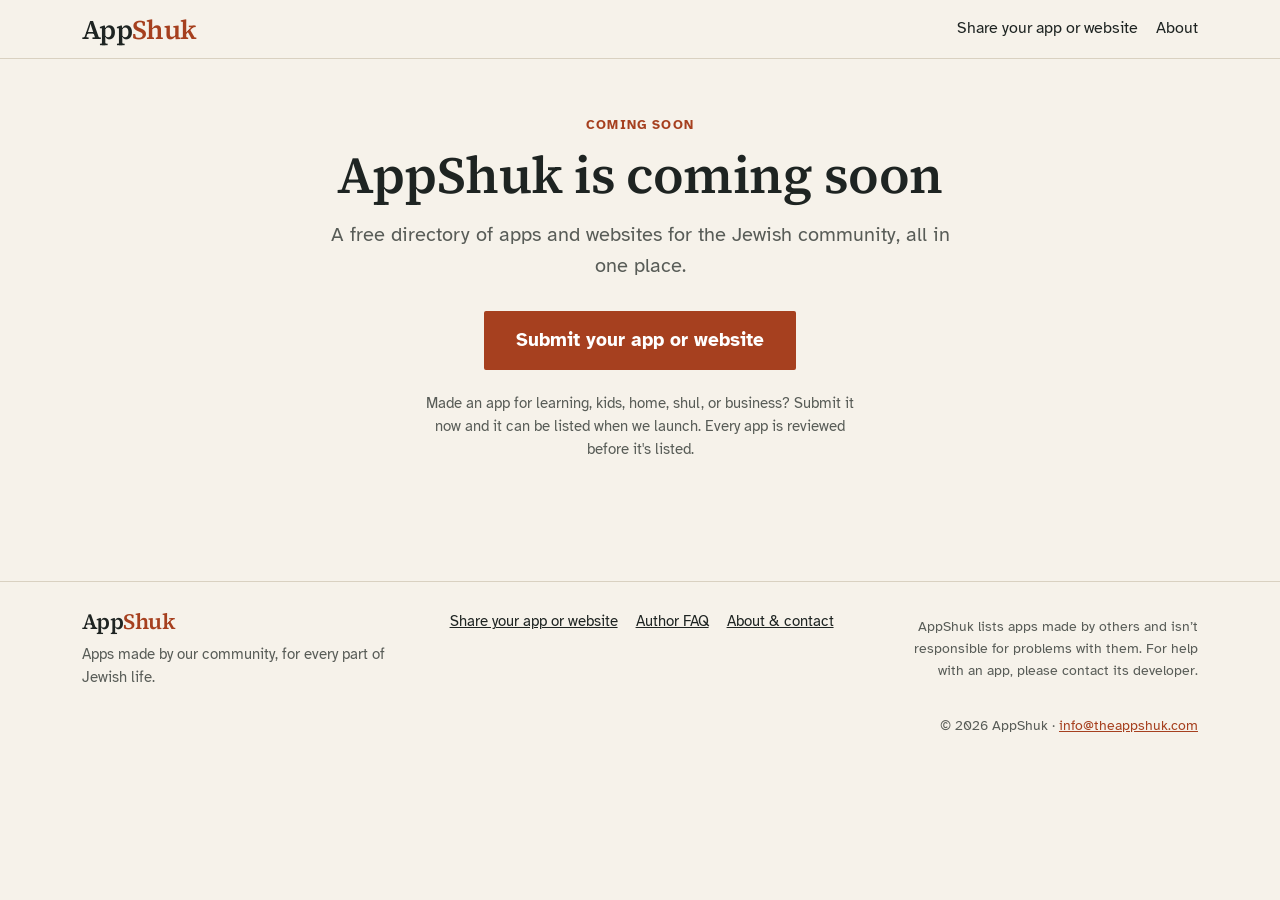
<file: index.html>
<!doctype html>
<html lang="en">
<head>
<meta charset="utf-8">
<meta name="viewport" content="width=device-width, initial-scale=1">
<title>Coming soon · AppShuk</title>
<meta name="description" content="AppShuk is coming soon: a free directory of apps and websites for the Jewish community. Makers can submit their apps and websites now and be listed at launch.">
<meta property="og:title" content="Coming soon · AppShuk">
<meta property="og:description" content="AppShuk is coming soon: a free directory of apps and websites for the Jewish community. Makers can submit their apps and websites now and be listed at launch.">
<meta property="og:type" content="website">
<meta name="theme-color" content="#F6F2EA">
<link rel="icon" href="favicon.svg" type="image/svg+xml">
<link rel="preload" href="fonts/source-serif-4-latin-600-normal.woff2" as="font" type="font/woff2" crossorigin>
<link rel="preload" href="fonts/atkinson-hyperlegible-latin-400-normal.woff2" as="font" type="font/woff2" crossorigin>
<link rel="stylesheet" href="styles.css">
<script>document.documentElement.className+=' js'</script>
</head>
<body data-root="" data-mode="coming-soon">
<a class="skip" href="#main">Skip to content</a>
<header class="site-head"><div class="wrap head-row">
  <a class="wordmark" href="" aria-label="AppShuk home">App<span>Shuk</span></a>
  <nav aria-label="Main"><a href="submit/">Share<span class="wide"> your app or website</span></a><a href="about/">About</a></nav>
  
</div></header>
<div class="demo-note" hidden><div class="wrap">Demo mode: 62 pretend apps are mixed in to test the layout. <a href="?demo=0">Turn off</a></div></div>
<main id="main">

<section class="wrap soon">
  <p class="soon-eyebrow">Coming soon</p>
  <h1>AppShuk is coming soon</h1>
  <p class="lead">A free directory of apps and websites for the Jewish community, all in one place.</p>
  <p class="soon-cta"><a class="btn btn-big" href="submit/">Submit your app or website</a></p>
  <p class="soon-note">Made an app for learning, kids, home, shul, or business? Submit it now and it can be listed when we launch. Every app is reviewed before it's listed.</p>
</section>

</main>
<footer class="site-foot"><div class="wrap foot-row">
  <div><a class="wordmark small" href="">App<span>Shuk</span></a>
  <p>Apps made by our community, for every part of Jewish life.</p></div>
  <nav aria-label="Footer"><a href="submit/">Share your app or website</a><a href="submit/#faq">Author FAQ</a><a href="about/">About &amp; contact</a></nav>
  <p class="copy">AppShuk lists apps made by others and isn’t responsible for problems with them. For help with an app, please contact its developer.</p>
  <p class="copy">© 2026 AppShuk · <a href="mailto:info@theappshuk.com">info@theappshuk.com</a></p>
</div></footer>
<script src="filters.js" defer></script>
<script src="script.js" defer></script>
</body>
</html>
</file>
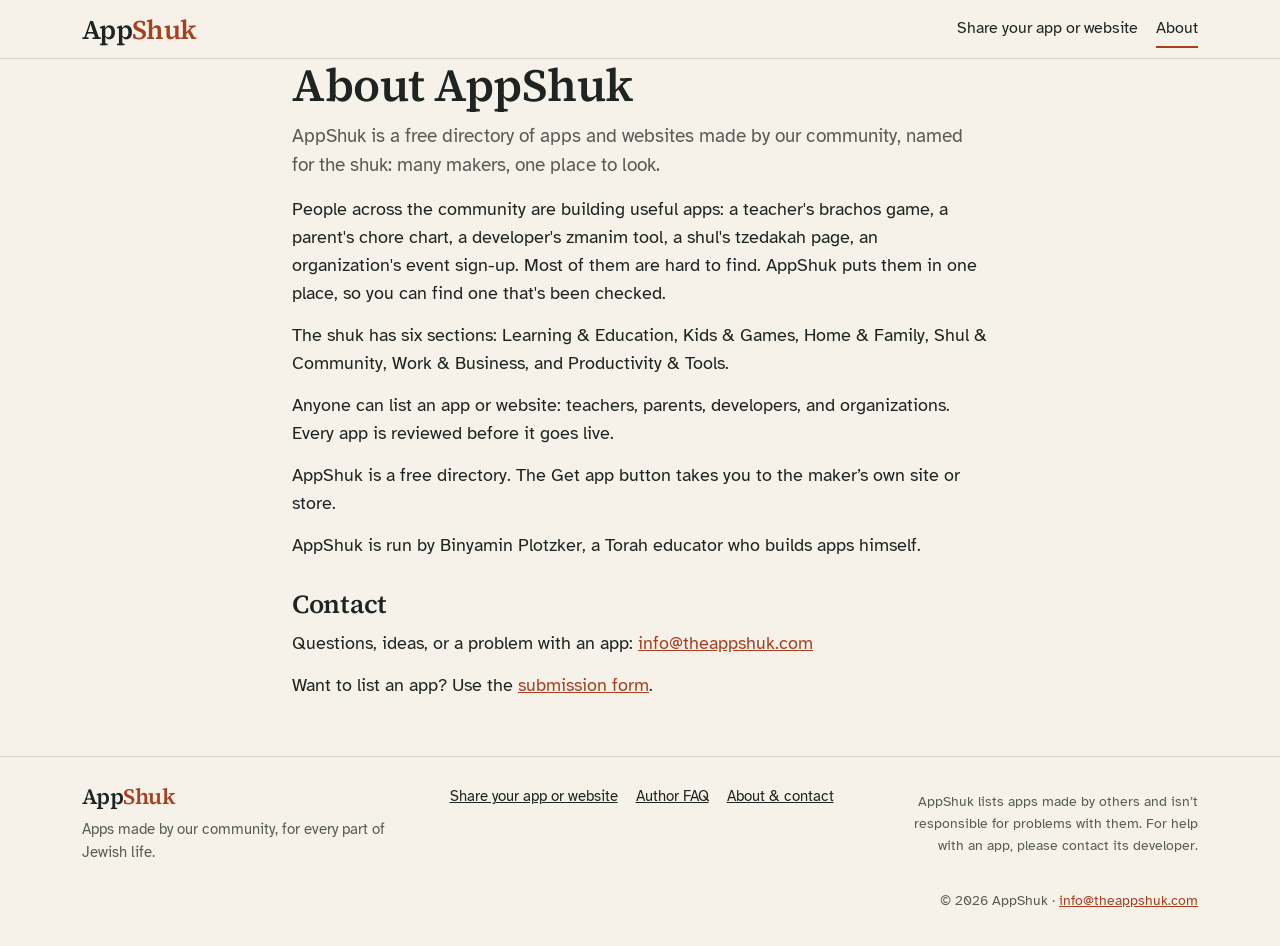
<file: about/index.html>
<!doctype html>
<html lang="en">
<head>
<meta charset="utf-8">
<meta name="viewport" content="width=device-width, initial-scale=1">
<title>About &amp; contact · AppShuk</title>
<meta name="description" content="What AppShuk is and how to reach us.">
<meta property="og:title" content="About &amp; contact · AppShuk">
<meta property="og:description" content="What AppShuk is and how to reach us.">
<meta property="og:type" content="website">
<meta name="theme-color" content="#F6F2EA">
<link rel="icon" href="../favicon.svg" type="image/svg+xml">
<link rel="preload" href="../fonts/source-serif-4-latin-600-normal.woff2" as="font" type="font/woff2" crossorigin>
<link rel="preload" href="../fonts/atkinson-hyperlegible-latin-400-normal.woff2" as="font" type="font/woff2" crossorigin>
<link rel="stylesheet" href="../styles.css">
<script>document.documentElement.className+=' js'</script>
</head>
<body data-root="../" data-mode="coming-soon">
<a class="skip" href="#main">Skip to content</a>
<header class="site-head"><div class="wrap head-row">
  <a class="wordmark" href="../" aria-label="AppShuk home">App<span>Shuk</span></a>
  <nav aria-label="Main"><a href="../submit/">Share<span class="wide"> your app or website</span></a><a href="../about/" aria-current="page">About</a></nav>
  
</div></header>
<div class="demo-note" hidden><div class="wrap">Demo mode: 62 pretend apps are mixed in to test the layout. <a href="?demo=0">Turn off</a></div></div>
<main id="main">

<section class="wrap page-head narrow"><h1>About AppShuk</h1>
<p class="lead">AppShuk is a free directory of apps and websites made by our community, named for the shuk: many makers, one place to look.</p>
<p>People across the community are building useful apps: a teacher's brachos game, a parent's chore chart, a developer's zmanim tool, a shul's tzedakah page, an organization's event sign-up. Most of them are hard to find. AppShuk puts them in one place, so you can find one that's been checked.</p>
<p>The shuk has six sections: Learning &amp; Education, Kids &amp; Games, Home &amp; Family, Shul &amp; Community, Work &amp; Business, and Productivity &amp; Tools.</p>
<p>Anyone can list an app or website: teachers, parents, developers, and organizations. Every app is reviewed before it goes live.</p>
<p>AppShuk is a free directory. The Get app button takes you to the maker’s own site or store.</p>
<p>AppShuk is run by Binyamin Plotzker, a Torah educator who builds apps himself.</p>
<h2 id="contact">Contact</h2>
<p>Questions, ideas, or a problem with an app: <a href="mailto:info@theappshuk.com">info@theappshuk.com</a></p>
<p>Want to list an app? Use the <a href="../submit/">submission form</a>.</p>
</section>
</main>
<footer class="site-foot"><div class="wrap foot-row">
  <div><a class="wordmark small" href="../">App<span>Shuk</span></a>
  <p>Apps made by our community, for every part of Jewish life.</p></div>
  <nav aria-label="Footer"><a href="../submit/">Share your app or website</a><a href="../submit/#faq">Author FAQ</a><a href="../about/">About &amp; contact</a></nav>
  <p class="copy">AppShuk lists apps made by others and isn’t responsible for problems with them. For help with an app, please contact its developer.</p>
  <p class="copy">© 2026 AppShuk · <a href="mailto:info@theappshuk.com">info@theappshuk.com</a></p>
</div></footer>
<script src="../filters.js" defer></script>
<script src="../script.js" defer></script>
</body>
</html>
</file>
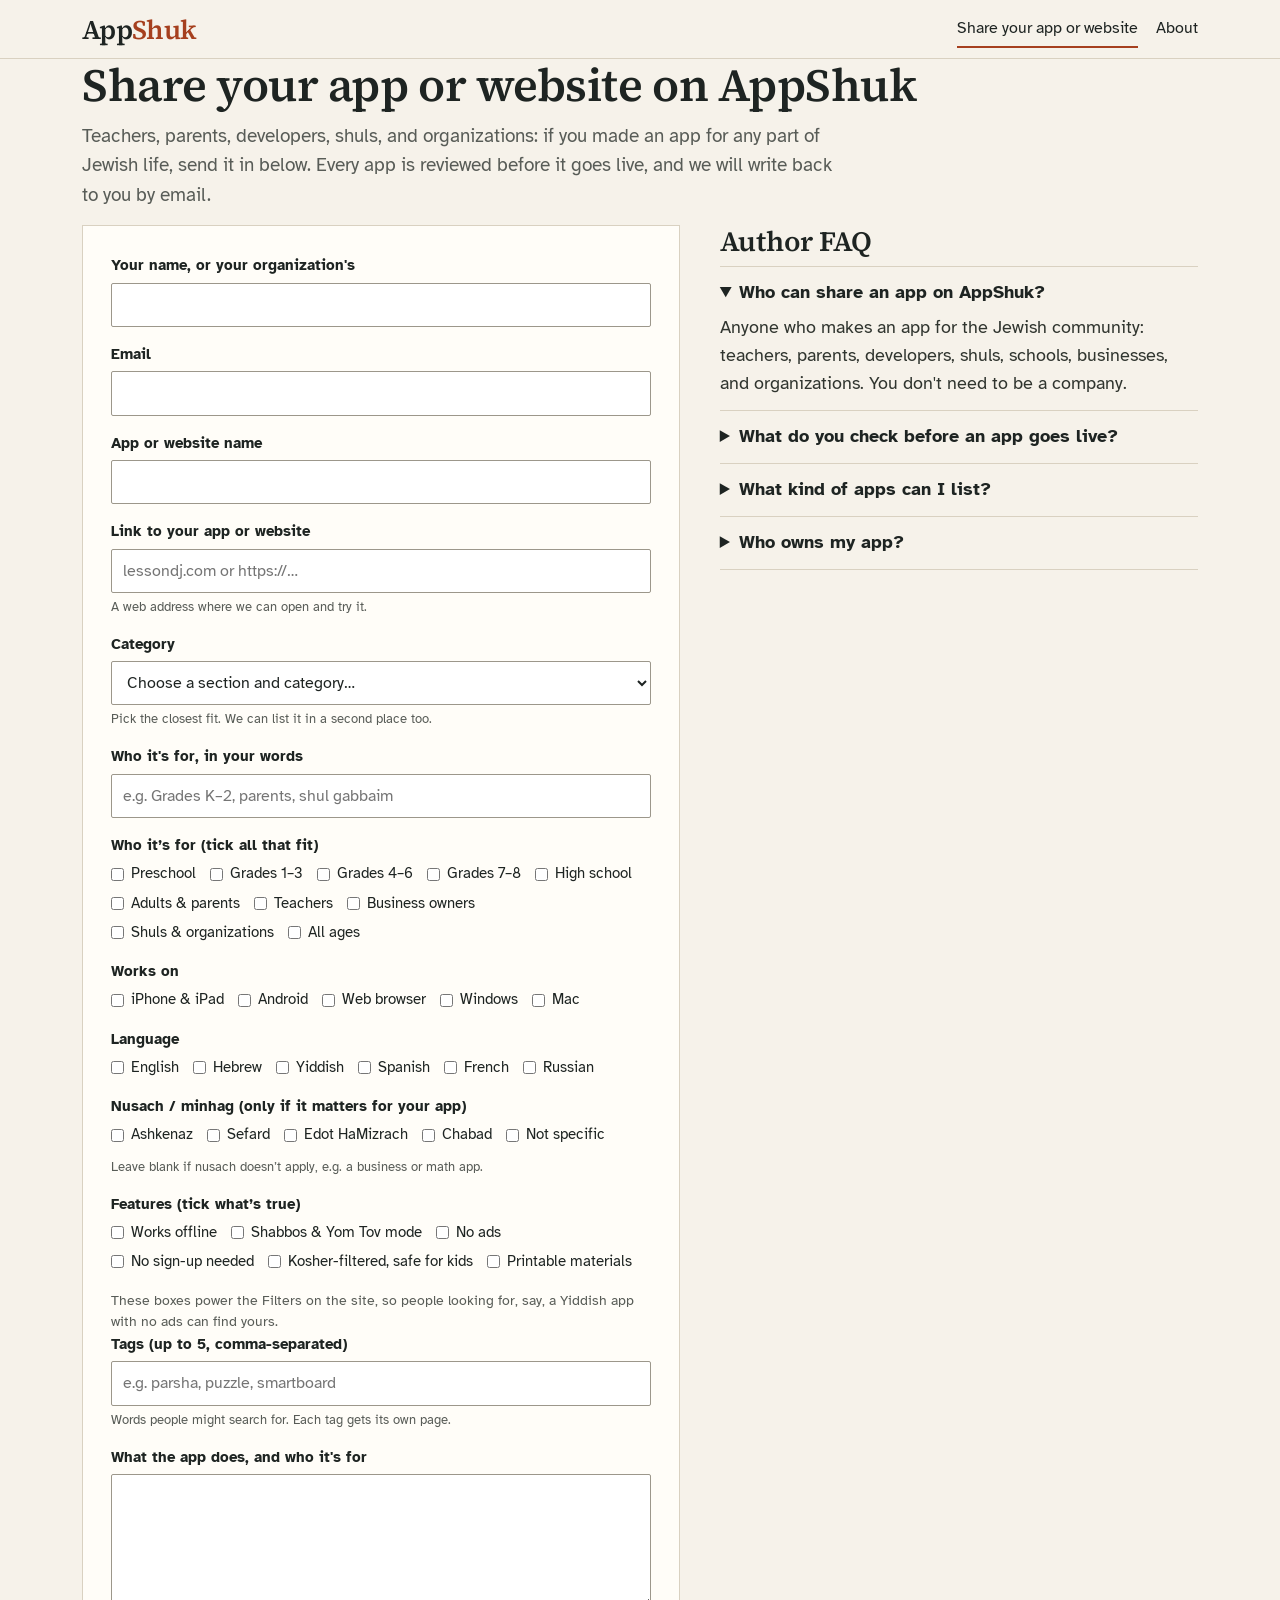
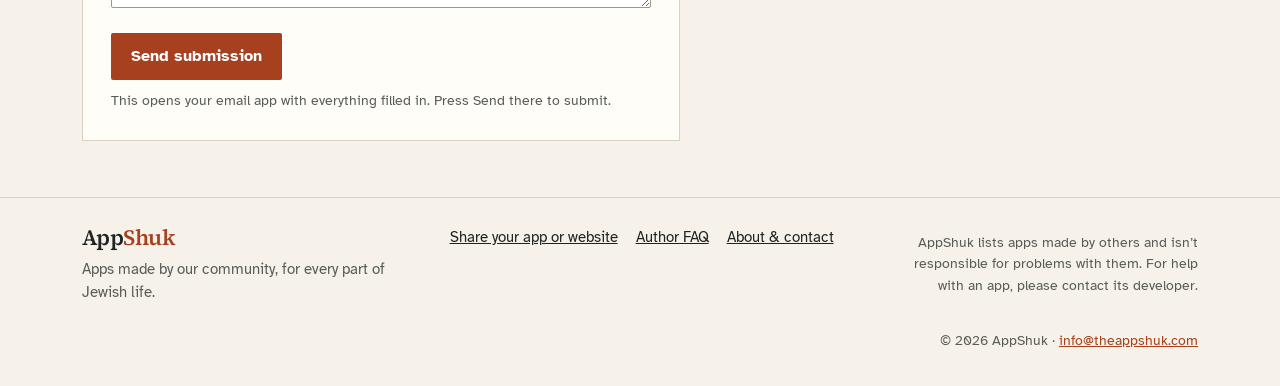
<file: submit/index.html>
<!doctype html>
<html lang="en">
<head>
<meta charset="utf-8">
<meta name="viewport" content="width=device-width, initial-scale=1">
<title>Share your app or website · AppShuk</title>
<meta name="description" content="Share your app or website on AppShuk, a free directory. Every app is reviewed before it's listed.">
<meta property="og:title" content="Share your app or website · AppShuk">
<meta property="og:description" content="Share your app or website on AppShuk, a free directory. Every app is reviewed before it's listed.">
<meta property="og:type" content="website">
<meta name="theme-color" content="#F6F2EA">
<link rel="icon" href="../favicon.svg" type="image/svg+xml">
<link rel="preload" href="../fonts/source-serif-4-latin-600-normal.woff2" as="font" type="font/woff2" crossorigin>
<link rel="preload" href="../fonts/atkinson-hyperlegible-latin-400-normal.woff2" as="font" type="font/woff2" crossorigin>
<link rel="stylesheet" href="../styles.css">
<script>document.documentElement.className+=' js'</script>
</head>
<body data-root="../" data-mode="coming-soon">
<a class="skip" href="#main">Skip to content</a>
<header class="site-head"><div class="wrap head-row">
  <a class="wordmark" href="../" aria-label="AppShuk home">App<span>Shuk</span></a>
  <nav aria-label="Main"><a href="../submit/" aria-current="page">Share<span class="wide"> your app or website</span></a><a href="../about/">About</a></nav>
  
</div></header>
<div class="demo-note" hidden><div class="wrap">Demo mode: 62 pretend apps are mixed in to test the layout. <a href="?demo=0">Turn off</a></div></div>
<main id="main">

<section class="wrap page-head"><h1>Share your app or website on AppShuk</h1>
<p class="lead">Teachers, parents, developers, shuls, and organizations: if you made an app for any part of Jewish life, send it in below. Every app is reviewed before it goes live, and we will write back to you by email.</p></section>
<div class="wrap submit-grid">
<form class="form" id="submit-form" action="mailto:info@theappshuk.com" method="post" enctype="text/plain" data-to="info@theappshuk.com">
  <div class="field"><label for="f-name">Your name, or your organization's</label><input id="f-name" name="Name" autocomplete="name" required></div>
  <div class="field"><label for="f-email">Email</label><input id="f-email" name="Email" type="email" autocomplete="email" required></div>
  <div class="field"><label for="f-app">App or website name</label><input id="f-app" name="App name" required></div>
  <div class="field"><label for="f-link">Link to your app or website</label><input id="f-link" name="Link" type="text" inputmode="url" autocapitalize="off" autocorrect="off" spellcheck="false" autocomplete="url" placeholder="lessondj.com or https://…" required><small>A web address where we can open and try it.</small></div>
  <div class="field"><label for="f-cat">Category</label><select id="f-cat" name="Category" required><option value="">Choose a section and category…</option><optgroup label="Learning &amp; Education"><option value="Learning &amp; Education › Parsha" data-c="parsha">Parsha</option><option value="Learning &amp; Education › Chumash &amp; Navi" data-c="chumash-navi">Chumash &amp; Navi</option><option value="Learning &amp; Education › Hebrew Reading" data-c="hebrew-reading">Hebrew Reading</option><option value="Learning &amp; Education › Brachos &amp; Tefillah" data-c="brachos-tefillah">Brachos &amp; Tefillah</option><option value="Learning &amp; Education › Yom Tov" data-c="yom-tov">Yom Tov</option><option value="Learning &amp; Education › Games &amp; Puzzles" data-c="games-puzzles">Games &amp; Puzzles</option><option value="Learning &amp; Education › Math &amp; General Studies" data-c="math-general">Math &amp; General Studies</option><option value="Learning &amp; Education › Teacher Tools" data-c="teacher-tools">Teacher Tools</option></optgroup><optgroup label="Kids &amp; Games"><option value="Kids &amp; Games › Little Ones" data-c="kids-little">Little Ones</option><option value="Kids &amp; Games › Puzzles &amp; Brain Games" data-c="kids-puzzles">Puzzles &amp; Brain Games</option><option value="Kids &amp; Games › Quizzes &amp; Trivia" data-c="kids-quizzes">Quizzes &amp; Trivia</option><option value="Kids &amp; Games › Stories &amp; Songs" data-c="kids-stories">Stories &amp; Songs</option><option value="Kids &amp; Games › Drawing &amp; Crafts" data-c="kids-create">Drawing &amp; Crafts</option></optgroup><optgroup label="Home &amp; Family"><option value="Home &amp; Family › Zmanim &amp; Calendar" data-c="home-zmanim">Zmanim &amp; Calendar</option><option value="Home &amp; Family › Shabbos &amp; Yom Tov" data-c="home-shabbos-yomtov">Shabbos &amp; Yom Tov</option><option value="Home &amp; Family › Kashrus" data-c="home-kashrus">Kashrus</option><option value="Home &amp; Family › Recipes &amp; Cooking" data-c="home-recipes">Recipes &amp; Cooking</option><option value="Home &amp; Family › Simchas &amp; Events" data-c="home-simchas">Simchas &amp; Events</option></optgroup><optgroup label="Shul &amp; Community"><option value="Shul &amp; Community › Luach &amp; Shul Displays" data-c="shul-luach">Luach &amp; Shul Displays</option><option value="Shul &amp; Community › Minyan &amp; Shiurim" data-c="shul-minyan">Minyan &amp; Shiurim</option><option value="Shul &amp; Community › Tzedakah &amp; Fundraising" data-c="shul-tzedakah">Tzedakah &amp; Fundraising</option><option value="Shul &amp; Community › Shul &amp; Organization Office" data-c="shul-admin">Shul &amp; Organization Office</option></optgroup><optgroup label="Work &amp; Business"><option value="Work &amp; Business › Small Business" data-c="work-business">Small Business</option><option value="Work &amp; Business › Shabbos &amp; Yom Tov Hours" data-c="work-shabbos-hours">Shabbos &amp; Yom Tov Hours</option><option value="Work &amp; Business › School &amp; Mosdos Office" data-c="work-school-office">School &amp; Mosdos Office</option><option value="Work &amp; Business › Productivity" data-c="work-productivity">Productivity</option></optgroup><optgroup label="Productivity &amp; Tools"><option value="Productivity &amp; Tools › AI Apps &amp; Assistants" data-c="tools-ai">AI Apps &amp; Assistants</option><option value="Productivity &amp; Tools › Calculators &amp; Converters" data-c="tools-calculators">Calculators &amp; Converters</option><option value="Productivity &amp; Tools › Hebrew Typing &amp; Text" data-c="tools-hebrew">Hebrew Typing &amp; Text</option><option value="Productivity &amp; Tools › Accessibility" data-c="tools-access">Accessibility</option><option value="Productivity &amp; Tools › Everything Else" data-c="tools-other">Everything Else</option></optgroup><optgroup label="Not sure"><option value="Not sure, please place it">Not sure, please place it</option></optgroup></select><small>Pick the closest fit. We can list it in a second place too.</small></div>
  <div class="field"><label for="f-grade">Who it's for, in your words</label><input id="f-grade" name="Who it's for" placeholder="e.g. Grades K–2, parents, shul gabbaim"></div>
  <fieldset class="field ages-pick"><legend>Who it’s for (tick all that fit)</legend>
    <label class="check"><input type="checkbox" name="Ages" value="Preschool"> Preschool</label><label class="check"><input type="checkbox" name="Ages" value="Grades 1–3"> Grades 1–3</label><label class="check"><input type="checkbox" name="Ages" value="Grades 4–6"> Grades 4–6</label><label class="check"><input type="checkbox" name="Ages" value="Grades 7–8"> Grades 7–8</label><label class="check"><input type="checkbox" name="Ages" value="High school"> High school</label><label class="check"><input type="checkbox" name="Ages" value="Adults &amp; parents"> Adults &amp; parents</label><label class="check"><input type="checkbox" name="Ages" value="Teachers"> Teachers</label><label class="check"><input type="checkbox" name="Ages" value="Business owners"> Business owners</label><label class="check"><input type="checkbox" name="Ages" value="Shuls &amp; organizations"> Shuls &amp; organizations</label><label class="check"><input type="checkbox" name="Ages" value="All ages"> All ages</label>
  </fieldset>
  <fieldset class="field ages-pick"><legend>Works on</legend>
    <label class="check"><input type="checkbox" name="Works on" value="iPhone &amp; iPad"> iPhone &amp; iPad</label><label class="check"><input type="checkbox" name="Works on" value="Android"> Android</label><label class="check"><input type="checkbox" name="Works on" value="Web browser"> Web browser</label><label class="check"><input type="checkbox" name="Works on" value="Windows"> Windows</label><label class="check"><input type="checkbox" name="Works on" value="Mac"> Mac</label>
  </fieldset>
  <fieldset class="field ages-pick"><legend>Language</legend>
    <label class="check"><input type="checkbox" name="Language" value="English"> English</label><label class="check"><input type="checkbox" name="Language" value="Hebrew"> Hebrew</label><label class="check"><input type="checkbox" name="Language" value="Yiddish"> Yiddish</label><label class="check"><input type="checkbox" name="Language" value="Spanish"> Spanish</label><label class="check"><input type="checkbox" name="Language" value="French"> French</label><label class="check"><input type="checkbox" name="Language" value="Russian"> Russian</label>
  </fieldset>
  <fieldset class="field ages-pick"><legend>Nusach / minhag (only if it matters for your app)</legend>
    <label class="check"><input type="checkbox" name="Nusach" value="Ashkenaz"> Ashkenaz</label><label class="check"><input type="checkbox" name="Nusach" value="Sefard"> Sefard</label><label class="check"><input type="checkbox" name="Nusach" value="Edot HaMizrach"> Edot HaMizrach</label><label class="check"><input type="checkbox" name="Nusach" value="Chabad"> Chabad</label><label class="check"><input type="checkbox" name="Nusach" value="Not specific"> Not specific</label>
    <small>Leave blank if nusach doesn’t apply, e.g. a business or math app.</small>
  </fieldset>
  <fieldset class="field ages-pick"><legend>Features (tick what’s true)</legend>
    <label class="check"><input type="checkbox" name="Features" value="Works offline"> Works offline</label><label class="check"><input type="checkbox" name="Features" value="Shabbos &amp; Yom Tov mode"> Shabbos &amp; Yom Tov mode</label><label class="check"><input type="checkbox" name="Features" value="No ads"> No ads</label><label class="check"><input type="checkbox" name="Features" value="No sign-up needed"> No sign-up needed</label><label class="check"><input type="checkbox" name="Features" value="Kosher-filtered, safe for kids"> Kosher-filtered, safe for kids</label><label class="check"><input type="checkbox" name="Features" value="Printable materials"> Printable materials</label>
  </fieldset>
  <p class="form-note first">These boxes power the Filters on the site, so people looking for, say, a Yiddish app with no ads can find yours.</p>
  <div class="field"><label for="f-tags">Tags (up to 5, comma-separated)</label><input id="f-tags" name="Tags" placeholder="e.g. parsha, puzzle, smartboard"><small>Words people might search for. Each tag gets its own page.</small></div>
  <div class="field"><label for="f-desc">What the app does, and who it's for</label><textarea id="f-desc" name="Description" rows="5" required></textarea></div>
  <button class="btn" type="submit">Send submission</button>
  <p class="form-note">This opens your email app with everything filled in. Press Send there to submit.</p>
</form>
<script>
// Link field: takes "lessondj.com", "www.lessondj.com", or a full http(s) link. Adds https:// when there's no scheme.
(function () {
  var form = document.getElementById('submit-form'), link = document.getElementById('f-link');
  if (!form || !link) return;
  function fix() {
    var v = link.value.trim();
    if (v && !/^[a-z][a-z0-9+.-]*:\/\//i.test(v)) v = 'https://' + v.replace(/^\/+/, '');
    link.value = v;
  }
  function check() {
    var v = link.value.trim();
    link.setCustomValidity(v && v.indexOf('.') < 0 ? 'Please enter a web address, like lessondj.com' : '');
  }
  link.addEventListener('input', check);
  link.addEventListener('change', check);
  form.addEventListener('submit', function () { check(); if (link.checkValidity()) fix(); });
  form.querySelector('[type="submit"]').addEventListener('click', check);
})();
</script>
<section class="faq" id="faq" aria-labelledby="faq-h"><h2 id="faq-h">Author FAQ</h2>
  <details open><summary>Who can share an app on AppShuk?</summary><p>Anyone who makes an app for the Jewish community: teachers, parents, developers, shuls, schools, businesses, and organizations. You don't need to be a company.</p></details>
  <details><summary>What do you check before an app goes live?</summary><p>That it works, that it does what the description says, and that the content is kosher and right for a Jewish home, business, or school. If something needs changing we'll tell you what.</p></details>
  <details><summary>What kind of apps can I list?</summary><p>Apps and websites are both welcome. They can open in a web browser, or on a computer, tablet, phone, or smartboard, and cover any part of Jewish life: learning, kids and games, home and family, shul and community, work and business, or productivity and tools (AI apps too).</p></details>
  <details><summary>Who owns my app?</summary><p>You do. You can update your listing or take it down by emailing us.</p></details>
</section>
</div>
</main>
<footer class="site-foot"><div class="wrap foot-row">
  <div><a class="wordmark small" href="../">App<span>Shuk</span></a>
  <p>Apps made by our community, for every part of Jewish life.</p></div>
  <nav aria-label="Footer"><a href="../submit/">Share your app or website</a><a href="../submit/#faq">Author FAQ</a><a href="../about/">About &amp; contact</a></nav>
  <p class="copy">AppShuk lists apps made by others and isn’t responsible for problems with them. For help with an app, please contact its developer.</p>
  <p class="copy">© 2026 AppShuk · <a href="mailto:info@theappshuk.com">info@theappshuk.com</a></p>
</div></footer>
<script src="../filters.js" defer></script>
<script src="../script.js" defer></script>
</body>
</html>
</file>
<file: styles.css>
@font-face{font-family:"Source Serif 4";font-weight:600;font-style:normal;font-display:swap;src:url(fonts/source-serif-4-latin-600-normal.woff2) format("woff2")}
@font-face{font-family:"Source Serif 4";font-weight:400;font-style:italic;font-display:swap;src:url(fonts/source-serif-4-latin-400-italic.woff2) format("woff2")}
@font-face{font-family:"Atkinson Hyperlegible";font-weight:400;font-style:normal;font-display:swap;src:url(fonts/atkinson-hyperlegible-latin-400-normal.woff2) format("woff2")}
@font-face{font-family:"Atkinson Hyperlegible";font-weight:700;font-style:normal;font-display:swap;src:url(fonts/atkinson-hyperlegible-latin-700-normal.woff2) format("woff2")}
@font-face{font-family:"Atkinson Hyperlegible";font-weight:400;font-style:italic;font-display:swap;src:url(fonts/atkinson-hyperlegible-latin-400-italic.woff2) format("woff2")}
@font-face{font-family:"Frank Ruhl Libre";font-weight:500;font-style:normal;font-display:swap;src:url(fonts/frank-ruhl-libre-hebrew-500-normal.woff2) format("woff2");unicode-range:U+0590-05FF,U+FB1D-FB4F}
:root{
  --paper:#F6F2EA; --card:#FFFDF8; --ink:#1E2422; --muted:#585C57; --rule:#D9D1C1;
  --accent:#A6401F; --accent-dark:#7E2E14; --band:#23302D;
  --serif:"Source Serif 4",Georgia,"Times New Roman",serif;
  --sans:"Atkinson Hyperlegible",system-ui,-apple-system,"Segoe UI",sans-serif;
  --he:"Frank Ruhl Libre","Times New Roman",serif;
}
*,*::before,*::after{box-sizing:border-box}
html{-webkit-text-size-adjust:100%}
body{margin:0;background:var(--paper);color:var(--ink);font:400 17px/1.55 var(--sans)}
img,svg{display:block;max-width:100%;height:auto}
a{color:var(--accent)}
a:hover{color:var(--accent-dark)}
:focus-visible{outline:3px solid var(--accent);outline-offset:2px}
h1,h2,h3{font-family:var(--serif);font-weight:600;line-height:1.15;margin:0;letter-spacing:-.01em}
p{margin:0 0 .8em}
.wrap{max-width:1180px;margin:0 auto;padding:0 20px}
.skip{position:absolute;left:-999px;top:0;background:var(--ink);color:#fff;padding:8px 12px;z-index:9}
.skip:focus{left:8px;top:8px}
.he{font-family:var(--he);font-weight:500}

/* header */
.site-head{border-bottom:1px solid var(--rule);background:var(--paper)}
.head-row{display:flex;align-items:center;justify-content:space-between;gap:12px;min-height:58px;flex-wrap:wrap}
.wordmark{font-family:var(--serif);font-weight:600;font-size:27px;letter-spacing:-.025em;color:var(--ink);text-decoration:none;line-height:1}
.wordmark span{color:var(--accent)}
.wordmark:hover{color:var(--ink)}
.wordmark.small{font-size:22px}
.site-head nav{display:flex;flex-wrap:wrap;gap:4px 18px}
.site-head nav a{color:var(--ink);text-decoration:none;font-size:15px;padding:6px 0;border-bottom:2px solid transparent}
.site-head nav a:hover,.site-head nav a[aria-current]{border-bottom-color:var(--accent)}

/* intro */
.intro{padding-top:22px;padding-bottom:6px}
.intro h1{font-size:clamp(25px,6.4vw,46px);max-width:17em}
.lead{font-size:16px;color:var(--muted);max-width:40em;margin-top:10px}
.section{padding-top:36px}
.section-label{font-family:var(--sans);font-weight:700;font-size:13px;text-transform:uppercase;letter-spacing:.09em;color:var(--muted);margin:16px 0 10px}
.section-head{display:flex;align-items:baseline;justify-content:space-between;gap:12px;border-top:2px solid var(--ink);padding-top:12px}
.section-head h2{font-size:26px}
.section-head a{font-size:15px}
.note{font-size:14px;color:var(--muted);margin:6px 0 16px}

/* tiles */
.tiles{list-style:none;margin:0;padding:0;display:grid;grid-template-columns:1fr 1fr;border-top:1px solid var(--rule);border-left:1px solid var(--rule)}
.tiles li{border-right:1px solid var(--rule);border-bottom:1px solid var(--rule);background:var(--card)}
.tiles a{display:grid;grid-template-columns:1fr auto;align-items:baseline;gap:2px 8px;padding:11px 12px 10px;color:var(--ink);text-decoration:none;height:100%}
.tiles a:hover{background:#FBF4EC}
.tiles a:hover .tile-name{color:var(--accent)}
.tile-name{font-weight:700;font-size:15px;line-height:1.25;grid-column:1/-1}
.tile-he{font-family:var(--he);font-weight:500;font-size:16px;color:var(--accent);grid-column:1/-1;justify-self:start;line-height:1.2}
.tile-blurb{display:block;grid-column:1/-1;font-size:13px;color:var(--muted);line-height:1.3;margin-top:3px}
.tile-count{display:block;grid-column:1/-1;margin-top:6px;font-size:12.5px;color:var(--muted)}

/* cards */
.cards{list-style:none;margin:0;padding:0;display:grid;grid-template-columns:1fr;gap:20px}
.card a{display:block;color:var(--ink);text-decoration:none;background:var(--card);border:1px solid var(--rule);height:100%}
.card a:hover{border-color:var(--ink)}
.card a:hover h3{text-decoration:underline;text-decoration-thickness:2px;text-underline-offset:3px}
.card-shot{border-bottom:1px solid var(--rule);aspect-ratio:16/10;overflow:hidden;background:#fff}
.card-shot .shot{width:100%;height:100%}
.card-body{padding:12px 14px 14px}
.card-cat{font-size:13px;color:var(--muted);margin:0 0 4px;display:flex;align-items:center;gap:8px}
.tag{font-size:11px;font-weight:700;text-transform:uppercase;letter-spacing:.08em;border:1px solid var(--muted);padding:1px 5px;color:var(--muted)}
.card h3{font-size:21px}
.card-by{font-size:14px;color:var(--muted);margin:2px 0 8px}
.card-short{font-size:15px;margin-bottom:10px}
.card-meta{display:flex;justify-content:space-between;font-size:14px;border-top:1px solid var(--rule);padding-top:8px;margin:0;color:var(--muted)}
.card-meta strong{color:var(--ink);font-size:16px}
.shot text{font-family:var(--sans)}
.shot .he,.shot .he text{font-family:var(--he);font-weight:500}

/* band */
.band{background:var(--band);color:#F3EEE4;margin-top:52px;padding:40px 0 44px}
.band-grid{display:grid;gap:22px}
.eyebrow{font-size:13px;font-weight:700;text-transform:uppercase;letter-spacing:.09em;color:#E7A88F;margin:0 0 6px}
.band h2{font-size:clamp(28px,6vw,40px)}
.band-lead{color:#D9D4C9;margin-top:10px;max-width:30em}
.facts{margin:0;display:grid;gap:0}
.facts div{display:grid;grid-template-columns:96px 1fr;gap:12px;border-top:1px solid #4A5753;padding:12px 0}
.facts dt{font-family:var(--serif);font-weight:600;font-size:21px;color:#fff}
.facts dd{margin:0;color:#D9D4C9;font-size:15px;align-self:center}
.band-cta{display:flex;flex-wrap:wrap;gap:16px;align-items:center;margin:0}
.link-light{color:#F3EEE4}
.link-light:hover{color:#fff}

/* buttons */
.btn{display:inline-block;font:700 16px/1.2 var(--sans);background:var(--accent);color:#fff;border:2px solid var(--accent);border-radius:2px;padding:12px 18px;text-decoration:none;cursor:pointer;text-align:center}
.btn:hover{background:var(--accent-dark);border-color:var(--accent-dark);color:#fff}
.btn-light{background:#F6F2EA;border-color:#F6F2EA;color:var(--ink)}
.btn-light:hover{background:#fff;border-color:#fff;color:var(--ink)}
.btn-ghost{background:transparent;color:var(--ink);border-color:var(--ink)}
.btn-ghost:hover{background:var(--ink);color:#fff;border-color:var(--ink)}
.btn.is-off{background:#E9E3D7;border-color:#E9E3D7;color:#5D605B;cursor:not-allowed;font-weight:400}
.btn-ghost.is-off{background:transparent;border:2px dashed #A8A396}

/* pages */
.page-head{padding-top:26px}
.page-head h1{font-size:clamp(30px,7vw,46px)}
.page-head h1 .he{font-size:.7em;color:var(--accent);margin-left:8px}
.narrow{max-width:760px}
.narrow h2{font-size:26px;margin:30px 0 10px}
.crumbs{font-size:14px;color:var(--muted);margin:0 0 8px}
.chips{list-style:none;padding:0;margin:18px 0 0;display:flex;flex-wrap:wrap;gap:8px}
.chips a{display:inline-block;border:1px solid var(--rule);background:var(--card);padding:6px 10px;font-size:14px;color:var(--ink);text-decoration:none;border-radius:2px}
.chips a:hover{border-color:var(--ink)}
.chips span{color:var(--muted);margin-left:2px}
.empty{border:1px dashed #B5AE9F;padding:28px 20px;background:var(--card)}

/* app page */
.app{padding-top:20px}
.sample-note{background:#FBEDE4;border-left:4px solid var(--accent);padding:10px 14px;font-size:15px}
.app-grid{display:grid;gap:22px;margin-top:14px}
.app-shot{margin:0;border:1px solid var(--rule);background:#fff}
.app-info h1{font-size:clamp(30px,7vw,44px)}
.app-price{font-family:var(--serif);font-weight:600;font-size:30px;margin:10px 0 14px}
.app-price span{font-family:var(--sans);font-weight:400;font-size:15px;color:var(--muted)}
.actions{display:flex;flex-direction:column;gap:10px}
.specs{margin:22px 0 0;border-top:1px solid var(--rule)}
.specs div{display:grid;grid-template-columns:110px 1fr;border-bottom:1px solid var(--rule);padding:9px 0;font-size:15px}
.specs dt{color:var(--muted)}
.specs dd{margin:0}
.app-about{max-width:720px;margin-top:30px}
.app-about h2{font-size:24px;margin-bottom:10px}

/* submit */
.submit-grid{display:grid;gap:40px;padding-top:22px}
.form{background:var(--card);border:1px solid var(--rule);padding:20px}
.field{margin:0 0 16px;border:0;padding:0;min-width:0}
.field label,.field legend{display:block;font-weight:700;font-size:15px;margin-bottom:5px;padding:0}
.field small{display:block;color:var(--muted);font-size:13px;margin-top:4px}
input,select,textarea{width:100%;font:400 16px/1.4 var(--sans);color:var(--ink);background:#fff;border:1px solid #9C978B;border-radius:2px;padding:10px 11px}
input:focus,select:focus,textarea:focus{outline:3px solid var(--accent);outline-offset:0;border-color:var(--ink)}
.field .radio{display:inline-flex;align-items:center;gap:8px;font-weight:400;margin-right:20px}
.radio input{width:auto;accent-color:var(--accent)}
.price-in{margin-top:10px}
.price-in label{font-weight:400}
.row2{display:grid;gap:0 16px}
.form-note{font-size:14px;color:var(--muted);margin:10px 0 0}
.faq h2{font-size:28px;margin-bottom:8px}
.faq details{border-top:1px solid var(--rule);padding:12px 0}
.faq details:last-child{border-bottom:1px solid var(--rule)}
.faq summary{font-weight:700;cursor:pointer}
.faq details p{margin:8px 0 0;color:#30352F}

/* footer */
.site-foot{border-top:1px solid var(--rule);margin-top:0;padding:28px 0 34px;font-size:15px}
main{min-height:50vh}
.site-foot{margin-top:56px}
.foot-row{display:grid;gap:16px}
.foot-row p{color:var(--muted);margin:6px 0 0}
.site-foot nav{display:flex;flex-wrap:wrap;gap:6px 18px}
.site-foot nav a{color:var(--ink)}
.copy{font-size:14px}

@media (min-width:640px){
  .cards{grid-template-columns:1fr 1fr}
  .tiles{grid-template-columns:repeat(4,1fr)}
  .tile-blurb{display:block;grid-column:1/-1;font-size:14px;color:var(--muted);line-height:1.35;margin-top:4px}
  .tile-count{display:block;grid-column:1/-1;margin-top:8px}
  .tiles a{padding:16px}
  .tile-name{font-size:17px}
  .tile-he{font-size:19px}
  .row2{grid-template-columns:2fr 1fr}
  .actions{flex-direction:row;flex-wrap:wrap}
}
@media (min-width:960px){
  body{font-size:18px}
  .wrap{padding:0 32px}
  .intro{padding-top:48px;padding-bottom:12px}
  .lead{font-size:19px}
  .section-label{margin-top:30px}
  .cards{grid-template-columns:repeat(4,1fr)}
  .more .cards{grid-template-columns:repeat(3,1fr)}
  .band-grid{grid-template-columns:1fr 1.2fr;column-gap:64px}
  .band-cta{grid-column:1}
  .facts{grid-row:1 / span 2;grid-column:2}
  .app-grid{grid-template-columns:1.5fr 1fr;gap:40px;align-items:start}
  .submit-grid{grid-template-columns:1.25fr 1fr;align-items:start}
  .form{padding:28px}
  .foot-row{grid-template-columns:1.2fr 1.5fr 1fr;align-items:start}
  .copy{text-align:right;margin:0}
  .section{padding-top:52px}
  .site-head nav a{font-size:16px}
}

/* doors (home first screen) */
.intro h1{max-width:19em}
.doors{list-style:none;margin:14px 0 0;padding:0;display:grid;grid-template-columns:1fr 1fr;gap:8px}
.doors li{background:var(--t);border-top:3px solid var(--c)}
.doors a{display:flex;flex-direction:column;gap:3px;min-height:132px;padding:12px 12px 13px;color:var(--ink);text-decoration:none;height:100%}
.doors a:hover{outline:1px solid var(--c);outline-offset:-1px}
.doors a:hover .door-name{color:var(--c)}
.mark{width:42px;height:42px;color:var(--c);margin:0 0 auto -3px;flex:none}
.door-name{font-family:var(--serif);font-weight:600;font-size:18.5px;line-height:1.12;letter-spacing:-.01em;margin-top:10px}
.door-sub{font-size:13.5px;line-height:1.3;color:#4A4E49}
.lead.under{font-size:15px;margin-top:14px}
/* door + sub-category pages */
.door-title{display:flex;align-items:center;gap:10px}
.door-title .mark{width:52px;height:52px;margin:0 0 0 -6px}
.door-head h1 .he{color:var(--c)}
.door-head{border-bottom:3px solid var(--c);padding-bottom:18px}
.section-sm{padding-top:8px}
.tiles .tile-he{color:var(--c,var(--accent))}
.tiles a:hover .tile-name{color:var(--c,var(--accent))}
.tiles a:hover{background:var(--t,#FBF4EC)}
.tile-count.none{color:#7B7D77}
.chips li[style] a{border-left:3px solid var(--c)}
.card-cat>span:first-child{color:var(--c,var(--muted))}
.empty strong{font-family:var(--serif);font-size:20px;font-weight:600}
.empty p:last-child{margin:0}
@media (min-width:640px){
  .doors{grid-template-columns:repeat(3,1fr);gap:12px}
  .doors a{min-height:170px;padding:18px 18px 18px}
  .mark{width:52px;height:52px}
  .door-name{font-size:24px;margin-top:14px}
  .door-sub{font-size:15px}
  .tiles .tile-blurb{display:block}
}
@media (min-width:960px){
  .doors a{min-height:184px;padding:22px}
  .door-name{font-size:27px}
  .door-sub{font-size:16px}
  .lead.under{font-size:17px}
}
.tiles a{align-content:start}

/* ===== v3: search, compact lists, filters, tags ===== */
.sr{position:absolute;width:1px;height:1px;padding:0;margin:-1px;overflow:hidden;clip:rect(0 0 0 0);white-space:nowrap;border:0}
.muted{color:var(--muted)}
/* search box */
.search{position:relative;display:flex;align-items:stretch;min-width:0}
.search input{flex:1;min-width:0;border:1px solid #9C978B;border-right:0;border-radius:2px 0 0 2px;padding:8px 10px;font-size:16px;background:#fff;-webkit-appearance:none;appearance:none}
.search input::placeholder{color:#7A7C76}
.search input::-webkit-search-cancel-button{-webkit-appearance:none}
.search button{flex:none;width:44px;border:1px solid var(--ink);background:var(--ink);color:#fff;border-radius:0 2px 2px 0;cursor:pointer;display:grid;place-items:center;padding:0}
.search button:hover{background:var(--accent);border-color:var(--accent)}
.search button svg{width:19px;height:19px;fill:none;stroke:currentColor;stroke-width:2.2;stroke-linecap:round}
.head-search{flex:1 1 100%;order:3;margin:0 0 10px}
.head-search input{padding:7px 10px}
.search.big{margin-top:14px;max-width:640px}
.search.big input{padding:12px 12px;font-size:17px;border-color:var(--ink);border-width:2px;border-right:0}
.search.big button{width:52px;border-width:2px}
.suggest{position:absolute;left:0;right:0;top:100%;z-index:20;background:var(--card);border:1px solid var(--ink);border-top:0;max-height:70vh;overflow-y:auto}
.suggest a{display:flex;align-items:center;gap:10px;padding:8px 10px;color:var(--ink);text-decoration:none;border-top:1px solid var(--rule);font-size:15px;line-height:1.25}
.suggest a:hover,.suggest a:focus{background:#FBF1E8}
.suggest .ico{width:36px;height:36px}
.suggest b{display:block;font-weight:700}
.suggest small{display:block;color:var(--muted);font-size:13px}
.suggest .sg-sec small{display:inline;text-transform:uppercase;letter-spacing:.07em;font-size:11px;font-weight:700;margin-right:4px}
.suggest .sg-all{font-weight:700;color:var(--accent);justify-content:flex-start}
.sg-none{margin:0;padding:10px;font-size:14px;color:var(--muted);border-top:1px solid var(--rule)}
.demo-note{background:#23302D;color:#F3EEE4;font-size:14px;padding:7px 0}
.demo-note a{color:#F3D9CC}
.intro .search.big{margin-bottom:4px}
/* page heads tighter so the list starts high */
.page-head.tight{padding-top:16px}
.page-head.tight h1,.door-head h1{font-size:clamp(26px,6.4vw,40px)}
.door-head{padding-top:14px;padding-bottom:12px}
.door-title .mark{width:40px;height:40px}
.door-head .crumbs{margin-bottom:4px;font-size:13px}
.chips{margin-top:10px;gap:6px}
.subchips a,.tagchips a,.sugg-sections a{padding:4px 9px;font-size:13.5px;line-height:1.35}
.subchips i{font-style:normal;font-family:var(--he);font-weight:500;color:var(--c,var(--accent));font-size:14px}
.subchips span{font-size:12.5px}
.subchips a[aria-current]{background:var(--c,var(--accent));border-color:var(--c,var(--accent));color:#fff}
.subchips a[aria-current] i,.subchips a[aria-current] span{color:#fff}
.tagchips{margin:0}
.tagchips a{color:var(--accent);background:#fff}
.sugg-sections .chips{margin-top:12px}
.sugg-sections small{text-transform:uppercase;letter-spacing:.06em;font-size:10.5px;font-weight:700;color:var(--muted)}
/* filter + sort bar (sticky) */
.browse{margin-top:14px}
.fbar{position:sticky;top:0;z-index:10;background:var(--paper);border-top:2px solid var(--ink);border-bottom:1px solid var(--rule);margin:0 -20px;padding:7px 20px}
.fbar-in{display:flex;flex-wrap:wrap;gap:6px;align-items:center}
.pick{flex:1 1 0;min-width:0;max-width:200px;position:relative}
.pick::after{content:'';position:absolute;right:10px;top:50%;width:6px;height:6px;border-right:1.8px solid var(--ink);border-bottom:1.8px solid var(--ink);transform:translateY(-70%) rotate(45deg);pointer-events:none}
.pick select{width:100%;font:700 14px/1.2 var(--sans);color:var(--ink);background:#fff;border:1px solid #9C978B;border-radius:2px;padding:8px 24px 8px 9px;-webkit-appearance:none;appearance:none;text-overflow:ellipsis;white-space:nowrap}
.pick select.on{border-color:var(--accent);background-color:#FBEDE4;color:var(--accent-dark)}
.view{display:flex;flex:none;margin-left:auto}
.view button{width:38px;height:36px;border:1px solid #9C978B;background:#fff;color:var(--muted);display:grid;place-items:center;cursor:pointer;padding:0}
.view button+button{border-left:0}
.view button[aria-pressed="true"]{background:var(--ink);border-color:var(--ink);color:#fff}
.view svg{width:17px;height:17px;fill:none;stroke:currentColor;stroke-width:1.8}
.count{font-size:14px;color:var(--muted);margin:8px 0 4px}
.count strong{color:var(--ink)}
.more-wrap{text-align:center;margin:16px 0 0}
.more-btn{min-width:200px}
.linkbtn{background:none;border:0;padding:0;font:inherit;color:var(--accent);text-decoration:underline;cursor:pointer}
/* compact rows (list view) */
.rows{list-style:none;margin:0;padding:0;display:grid}
.row{border-bottom:1px solid var(--rule)}
.row a{display:grid;grid-template-columns:56px minmax(0,1fr) auto;gap:0 11px;align-items:center;padding:7px 0;min-height:70px;color:var(--ink);text-decoration:none}
.row a:hover{background:#FBF4EC}
.row a:hover .row-title{text-decoration:underline;text-underline-offset:2px}
.ico{width:56px;height:56px;flex:none;overflow:hidden;background:var(--t,#EEE8DC);border:1px solid var(--rule);border-radius:4px;display:block}
.ico img{width:100%;height:100%;object-fit:cover;max-width:none}
.ico-letters{display:grid;place-items:center;width:100%;height:100%;font:600 19px/1 var(--serif);color:var(--c,var(--accent));letter-spacing:-.02em}
.suggest .ico-letters{font-size:14px}
.row-main{display:grid;min-width:0;line-height:1.25}
.row-title{font-weight:700;font-size:16px;white-space:nowrap;overflow:hidden;text-overflow:ellipsis}
.row-by{font-size:13px;color:var(--muted);white-space:nowrap;overflow:hidden;text-overflow:ellipsis}
.row-by .tag{font-size:9.5px;padding:0 3px;vertical-align:1px;margin-right:2px}
.row-short{font-size:13.5px;color:#3D423D;white-space:nowrap;overflow:hidden;text-overflow:ellipsis}
.row-chips{display:grid;justify-items:end;gap:4px;max-width:96px}
.chip{display:inline-block;font-size:12px;line-height:1.2;padding:2px 6px;border-radius:2px;white-space:nowrap;overflow:hidden;text-overflow:ellipsis;max-width:96px}
.chip-price{font-weight:700;background:var(--ink);color:#fff;font-size:12.5px}
.chip-price.free{background:#E3EDDC;color:#2F4A1C}
.chip-age{border:1px solid var(--rule);color:var(--muted);background:var(--card)}
/* grid view */
.as-grid .rows{grid-template-columns:repeat(2,minmax(0,1fr));gap:10px;margin-top:6px}
.as-grid .row{border:1px solid var(--rule);background:var(--card)}
.as-grid .row a{grid-template-columns:1fr;gap:0;padding:0;align-items:start;height:100%;min-height:0}
.as-grid .ico{width:100%;height:auto;aspect-ratio:16/10;border:0;border-bottom:1px solid var(--rule);border-radius:0}
.as-grid .ico-letters{font-size:30px}
.as-grid .row-main{padding:8px 9px 0}
.as-grid .row-short{white-space:normal;display:-webkit-box;-webkit-line-clamp:2;-webkit-box-orient:vertical;margin-top:2px;font-size:13px}
.as-grid .row-chips{display:flex;flex-wrap:wrap;justify-items:start;gap:4px;padding:7px 9px 9px;max-width:none}
.as-grid .chip{max-width:100%}
.plain .rows{border-top:1px solid var(--rule)}
.section .browse.plain{margin-top:6px}
/* submit: ages checkboxes */
.ages-pick{display:flex;flex-wrap:wrap;gap:6px 14px}
.ages-pick legend{width:100%}
.check{display:inline-flex !important;align-items:center;gap:7px;font-weight:400 !important;font-size:15px;margin:0 !important}
.check input{width:auto;accent-color:var(--accent);margin:0}
@media (min-width:760px){
  .head-row{flex-wrap:nowrap}
  .head-search{order:0;flex:0 1 380px;margin:0 0 0 auto}
  .site-head nav{flex:none}
  .fbar{margin:0;padding:8px 0}
  .as-grid .rows{grid-template-columns:repeat(3,minmax(0,1fr));gap:14px}
  .rows{grid-template-columns:repeat(2,minmax(0,1fr));column-gap:28px}
  .plain .rows,.more .rows{grid-template-columns:repeat(2,minmax(0,1fr))}
}
@media (min-width:1080px){
  .as-grid .rows{grid-template-columns:repeat(4,minmax(0,1fr))}
}

/* v3 phone tightening */
.door-head{border-bottom:0}
@media (max-width:759px){
  .wide{display:none}
  .head-row{flex-wrap:wrap;row-gap:0}
  .site-head nav{gap:4px 16px}
  .subchips i{display:none}
  .subchips a{padding:3px 8px;font-size:13px}
  .door-head .crumbs{display:none}
}
.chip-price.sub{background:#fff;color:var(--accent-dark);border:1px solid var(--accent);font-size:11.5px}

.chip-price.sub{max-width:118px}
.row-chips{max-width:118px}
.pick:first-child{flex-grow:1.45}
.pick select{font-size:13.5px;padding-left:8px;padding-right:22px}
.pick::after{right:9px}
.view button{width:34px}
.as-grid .ico{aspect-ratio:2/1}

.pick,.pick:first-child{flex:0 1 auto;max-width:none}
.pick select{width:auto;max-width:100%}

/* subscription / license extras on the app page */
.promo{margin:-4px 0 14px;display:flex;flex-wrap:wrap;align-items:center;gap:6px 10px}
.promo-chip{display:inline-block;border:1px dashed var(--accent);background:#FBEDE4;color:var(--accent-dark);font-size:15px;padding:5px 10px;border-radius:2px}
.promo-chip b{letter-spacing:.06em}
.promo-hint{font-size:14px;color:var(--muted)}
.quote-open{margin-top:10px;width:100%}
.quote-note{font-size:14px;color:var(--muted);margin:6px 0 0}
.form.quote{margin-top:14px;padding:18px}
.form.quote h2{font-size:22px;margin:0}
.form.quote .form-note.first{margin:4px 0 14px}
.form.quote textarea{resize:vertical}
.form.quote .btn{width:100%}
.shot-blank{aspect-ratio:16/10;display:grid;place-items:center;font-family:var(--serif);font-size:24px;color:var(--muted);background:var(--card)}
.tagchips span{display:inline-block;border:1px solid var(--rule);background:var(--card);padding:6px 10px;font-size:14px;border-radius:2px}
@media (min-width:640px){.quote-open{width:auto}.form.quote .btn{width:auto}}
.app-price span.sub{display:block;margin-top:6px;line-height:1.35}
.pricing .radio{margin-bottom:6px}
.dollar{display:flex;align-items:center;gap:6px;max-width:200px}
.dollar span{font-weight:700;font-size:18px}
.req{font-weight:400;color:var(--muted);font-size:14px}
.calc{margin:8px 0 0;font-size:16px}
.calc b{font-size:18px;color:var(--accent-dark)}
.fee-note{margin:0 0 10px;font-size:14.5px;line-height:1.45;background:#FBEDE4;border-left:4px solid var(--accent);padding:10px 12px}
.fee-ok{display:flex;align-items:flex-start;gap:8px;font-weight:700;font-size:15px;margin:0 0 18px}
.fee-ok input{width:auto;margin-top:3px;accent-color:var(--accent)}
.band-fee{font-size:14px;opacity:.9;margin:4px 0 14px;max-width:640px}
.form .fee-ok{margin:0 0 22px}

/* ===== v4: Filters (button, phone sheet, desktop sidebar, active chips) ===== */
html:not(.js) .fbtn,html:not(.js) .fpanel{display:none}
.search-row{display:flex;gap:8px;align-items:stretch;margin:14px 0 4px;max-width:720px}
.search-row .search.big{margin:0;max-width:none}
.search-row .search{flex:1 1 auto;min-width:0}
.search-row .fbtn{flex:none;padding:0 14px;font-size:15px;border-width:2px}
.fbtn{display:inline-flex;align-items:center;gap:6px;font:700 14px/1.2 var(--sans);color:var(--ink);background:#fff;border:1px solid var(--ink);border-radius:2px;padding:8px 11px;cursor:pointer;text-decoration:none;flex:none}
.fbtn svg{width:17px;height:17px;fill:none;stroke:currentColor;stroke-width:1.8;stroke-linecap:round}
.fbtn.on{border-color:var(--accent);background:#FBEDE4;color:var(--accent-dark)}
.fbadge,.fg-n{display:inline-grid;place-items:center;min-width:19px;height:19px;padding:0 4px;background:var(--accent);color:#fff;font:700 12px/1 var(--sans);border-radius:2px}
.fbadge[hidden],.fg-n[hidden],.achips[hidden]{display:none}
html.js .fpanel{display:none}
html.js .fpanel.is-open{display:flex;flex-direction:column;position:fixed;top:0;left:0;right:0;bottom:0;z-index:100;background:var(--paper)}
html.sheet-open,html.sheet-open body{overflow:hidden}
.fpanel:focus{outline:none}
.fp-head{display:flex;align-items:center;gap:14px;padding:10px 20px;border-bottom:2px solid var(--ink)}
.fp-head h2{font:600 24px/1.2 var(--serif);margin:0;flex:1}
.fp-head .fp-clear{display:none;font-size:14px}
.fp-x{width:42px;height:42px;display:grid;place-items:center;border:1px solid #9C978B;background:#fff;color:var(--ink);border-radius:2px;cursor:pointer;padding:0}
.fp-x svg{width:18px;height:18px;fill:none;stroke:currentColor;stroke-width:2;stroke-linecap:round}
.fp-count{margin:0;padding:8px 20px;font-size:14px;color:var(--muted);border-bottom:1px solid var(--rule)}
.fp-count b{color:var(--ink)}
.fp-body{flex:1 1 auto;overflow-y:auto;overscroll-behavior:contain;padding:0 20px;-webkit-overflow-scrolling:touch}
.fg{border-bottom:1px solid var(--rule)}
.fg summary{list-style:none;display:flex;align-items:center;gap:8px;padding:14px 0;font:700 16px/1.2 var(--sans);cursor:pointer;position:relative;padding-right:22px}
.fg summary::-webkit-details-marker{display:none}
.fg summary::after{content:'';position:absolute;right:4px;top:50%;width:7px;height:7px;border-right:2px solid var(--ink);border-bottom:2px solid var(--ink);transform:translateY(-70%) rotate(45deg)}
.fg[open] summary::after{transform:translateY(-25%) rotate(-135deg)}
.fg-opts{display:grid;padding:0 0 12px}
.fg-note{font-size:13px;color:var(--muted);margin:-4px 0 6px;line-height:1.35}
.fg-sub{font-weight:700;font-size:14px;margin:10px 0 0}
.fg-sub small{font-weight:400;color:var(--muted)}
.fo{display:flex;align-items:center;gap:10px;min-height:40px;font-size:15.5px;line-height:1.25;cursor:pointer}
.fo input{width:20px;height:20px;margin:0;flex:none;accent-color:var(--accent)}
.fo-l{flex:1 1 auto;min-width:0}
.fo-n{font-style:normal;font-size:13px;color:var(--muted);font-variant-numeric:tabular-nums}
.fo.zero .fo-l,.fo.zero .fo-n{color:#A29E94}
.fo-door{border-left:3px solid var(--c);padding-left:9px;margin:3px 0}
.fo-door>.fo .fo-l{font-weight:700}
.fo-subs{padding:0 0 4px 30px}
.fo-subs .fo{min-height:36px;font-size:15px}
.fo-max{display:flex;flex-wrap:wrap;gap:0 18px}
.fo-max .fo{min-height:38px}
.fp-foot{display:flex;gap:10px;padding:12px 20px calc(12px + env(safe-area-inset-bottom));border-top:2px solid var(--ink);background:var(--paper)}
.fp-foot .btn{flex:1 1 0;padding:12px 10px}
.fp-foot .fp-done{flex-grow:1.7}
.achips{display:flex;flex-wrap:wrap;align-items:center;gap:6px 12px;margin:10px 0 0}
.achips-list{list-style:none;margin:0;padding:0;display:flex;flex-wrap:wrap;gap:6px}
.achips-list button{display:inline-flex;align-items:center;gap:6px;border:1px solid var(--accent);background:#FBEDE4;color:var(--accent-dark);font:700 13.5px/1.2 var(--sans);padding:5px 7px 5px 9px;border-radius:2px;cursor:pointer}
.achips-list button:hover{background:#F6DCCD}
.achips-list svg{width:12px;height:12px;fill:none;stroke:currentColor;stroke-width:2.4;stroke-linecap:round}
.achips .linkbtn{font-size:14px}
@media (min-width:960px){
  .b-grid{display:grid;grid-template-columns:260px minmax(0,1fr);gap:0 32px;align-items:start}
  .has-filters .fbtn{display:none}
  html.js .fpanel{display:flex;flex-direction:column;position:sticky;top:64px;max-height:calc(100vh - 80px);margin-top:12px;border:1px solid var(--rule);background:var(--card)}
  .fp-head{padding:10px 16px}
  .fp-head h2{font-size:21px}
  .fp-head .fp-clear{display:inline}
  .fp-x,.fp-foot{display:none}
  .fp-count{padding:7px 16px}
  .fp-body{padding:0 16px}
  .fg summary{font-size:15px;padding:12px 22px 12px 0}
  .fo{min-height:32px;font-size:14.5px}
  .fo input{width:17px;height:17px}
  .fo-subs .fo{min-height:30px;font-size:14px}
}

/* Before the first apps: no counts, no filter bar, just the note */
[data-count]:empty,[data-n]:empty{display:none}
.browse.is-empty .fbar,.browse.is-empty .fpanel,.browse.is-empty .count,.browse.is-empty .achips,.browse.is-empty .more-wrap{display:none}
.browse.is-empty .b-grid{display:block}
.browse.is-empty .none-msg{margin-top:16px}
.section-head + .empty{margin-top:4px}
.rows:empty{display:none}

/* Coming soon home (build.mjs COMING_SOON) */
.soon{padding-top:56px;padding-bottom:64px;max-width:40em;text-align:center}
.soon-eyebrow{font-size:13px;font-weight:700;text-transform:uppercase;letter-spacing:.09em;color:var(--accent);margin:0 0 10px}
.soon h1{font-size:clamp(32px,8vw,52px)}
.soon .lead{font-size:clamp(17px,4.4vw,20px);margin:14px auto 0}
.soon-cta{margin:30px 0 0}
.btn-big{font-size:19px;padding:16px 30px;min-width:15em;max-width:100%}
.soon-note{font-size:15px;color:var(--muted);max-width:30em;margin:22px auto 0}

/* footer: the notice line and the © line stack in the right column on wide screens */
@media (min-width:960px){
  .foot-row .copy{grid-column:3}
  .foot-row .copy + .copy{margin-top:10px}
}
</file>
